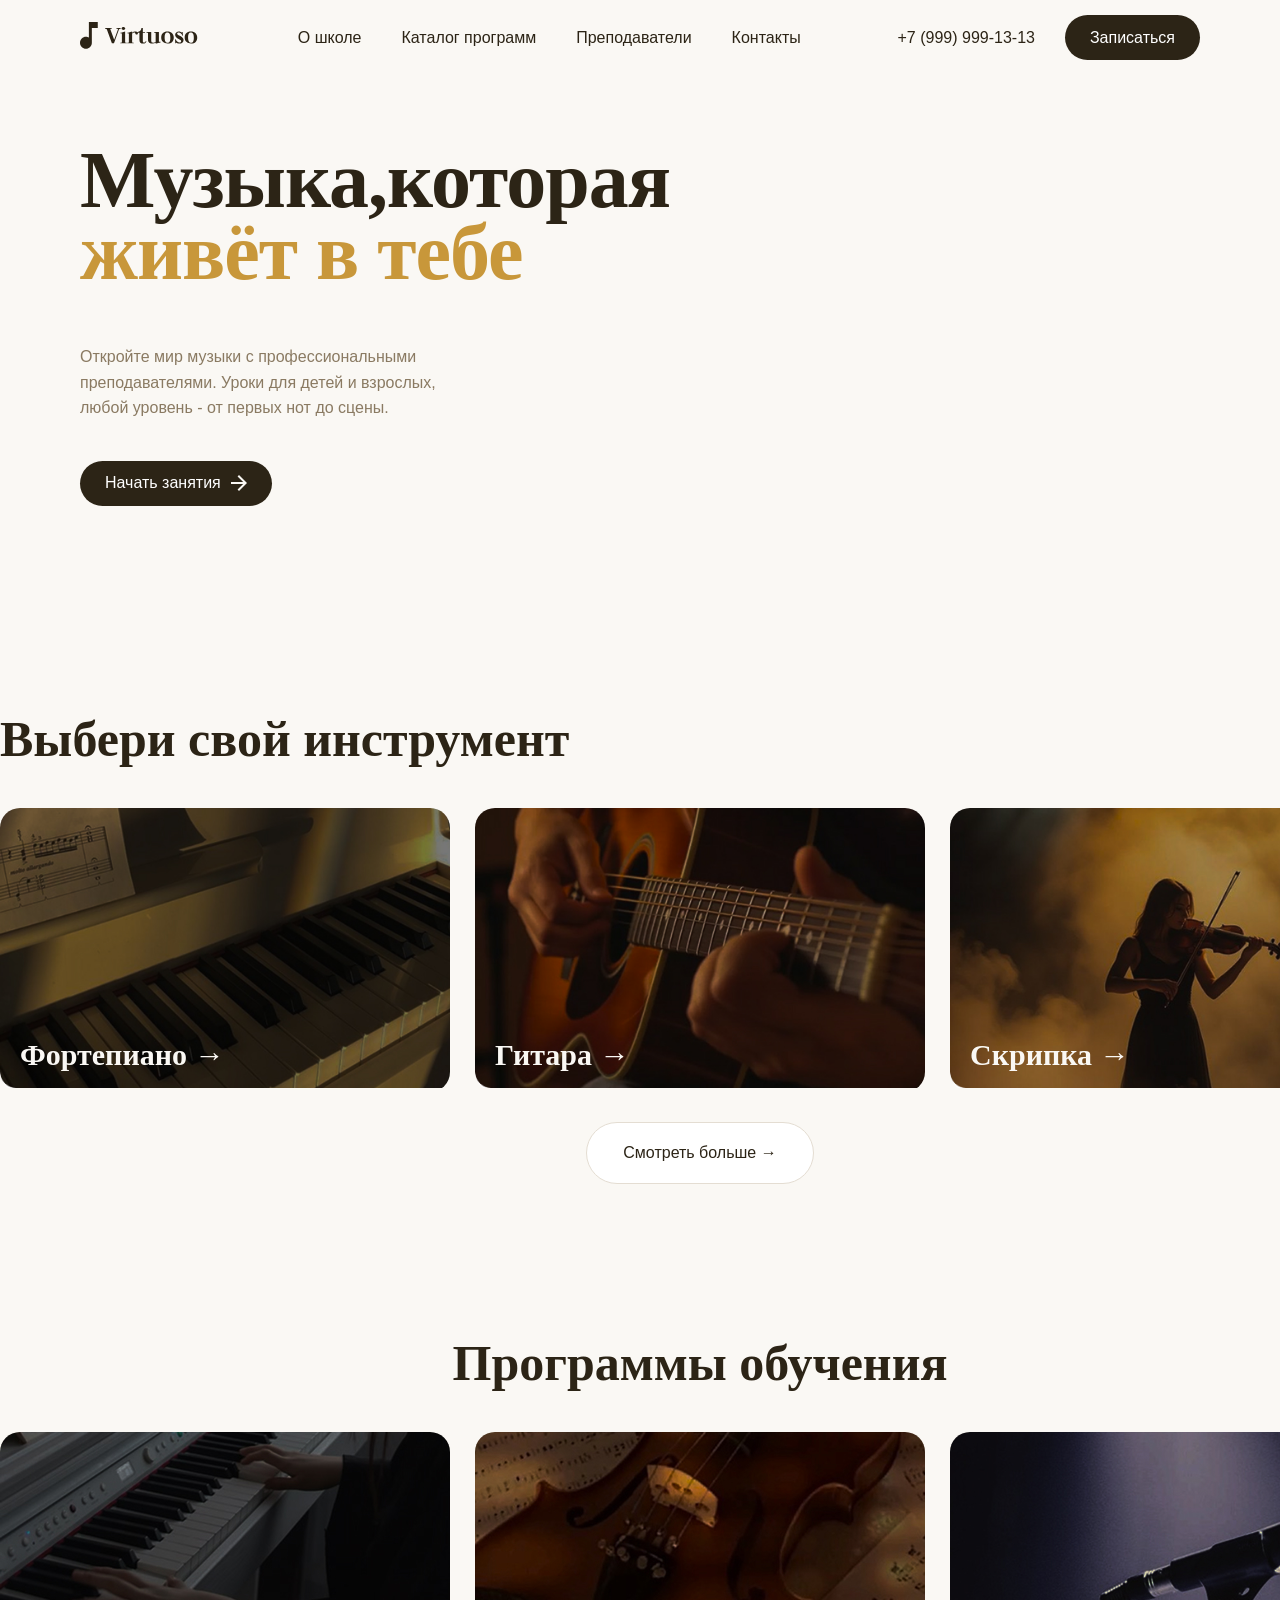
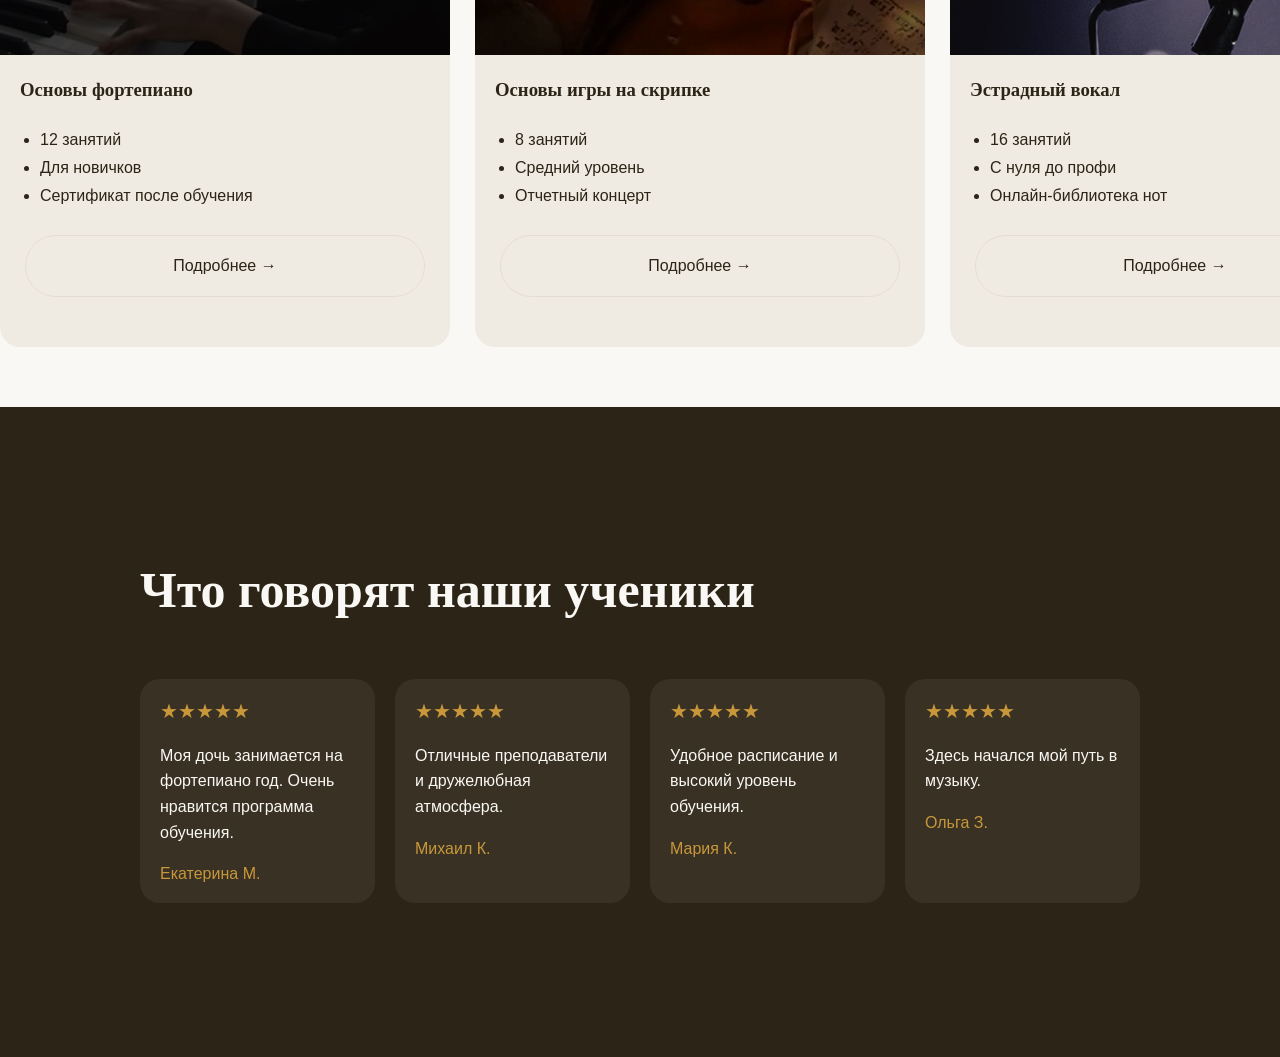
<file: index.html>
<!DOCTYPE html>
<html lang="ru">
<head>
    <meta charset="UTF-8">
    <meta name="viewport" content="width=device-width, initial-scale=1.0">
    <title>Virtuoso</title>
    <link rel="stylesheet" href="style.css">
</head>
<body>
    <!-- Хедер -->
    <header class="header">
    <div class="logo">
        <img src="images/logo.svg" alt="Virtuoso">
    </div>
        <nav class="nav">
            <a href="about.html">О школе</a>
            <a href="catalog.html">Каталог программ</a>
            <a href="#teachers">Преподаватели</a>
            <a href="#contacts">Контакты</a>
        </nav>
        <div class="header-right">
            <span class="phone">
                +7 (999) 999-13-13
            </span>
            <button class="btn-dark">
                Записаться
            </button>
        </div>
    </header>
    <!-- Первый экран -->
    <section class="hero">
        <div class="hero-content">
        <h1>
            Музыка,которая
            <br><span>живёт</span>
            <span>в тебе</span><br>
        </h1>
            <p>
                <br>Откройте мир музыки с профессиональными<br>
                преподавателями. Уроки для детей и взрослых,<br>
                любой уровень - от первых нот до сцены.<br>
            </p>
        <button class="btn-dark">
            Начать занятия
            <img src="images/arrow.svg" alt="">
        </button>
        </div>
    </section>
    <!-- Блок Инструменты -->
    <section class="section">
        <h2>Выбери свой инструмент</h2>
        <div class="cards">
            <div class="instrument-card">
                <img src="images/instruments/piano.jpg" alt="Пианино">
                <div class="card-title">
                    Фортепиано →
                </div>
            </div>
            <div class="instrument-card">
                <img src="images/instruments/guitar.jpg" alt="Гитара">
                <div class="card-title">
                    Гитара →
                </div>
            </div>
            <div class="instrument-card">
                <img src="images/instruments/violin.jpg" alt="Скрипка">
                <div class="card-title">
                    Скрипка →
                </div>
            </div>
        </div>
        <button class="btn-light">
            Смотреть больше →
        </button>
    </section>
    <!-- Блок Программ -->
    <section class="section">
        <h2 class="center">
            Программы обучения
        </h2>
        <div class="courses">
            <div class="course-card">
                <img src="images/course/course-piano.jpg">
                <div class="course-content">
                    <h3>Основы фортепиано</h3>
                    <ul>
                        <li>12 занятий</li>
                        <li>Для новичков</li>
                        <li>Сертификат после обучения</li>
                    </ul>
                    <button class="btn-light">
                        Подробнее →
                    </button>
                </div>
            </div>
            <div class="course-card">
                <img src="images/course/course-violin.jpg">
                <div class="course-content">
                    <h3>Основы игры на скрипке</h3>
                    <ul>
                        <li>8 занятий</li>
                        <li>Средний уровень</li>
                        <li>Отчетный концерт</li>
                    </ul>
                    <button class="btn-light">
                        Подробнее →
                    </button>
                </div>
            </div>
            <div class="course-card">
                <img src="images/course/vocal.jpg">
                <div class="course-content">
                    <h3>Эстрадный вокал</h3>
                    <ul>
                        <li>16 занятий</li>
                        <li>С нуля до профи</li>
                        <li>Онлайн-библиотека нот</li>
                    </ul>
                    <button class="btn-light">
                        Подробнее →
                    </button>
                </div>
            </div>
        </div>
    </section>
    <!-- БлокОтзывы -->
    <section class="reviews">
        <div class="container">
            <h2>
                Что говорят наши ученики
            </h2>
            <div class="reviews-grid">
                <div class="review-card">
                    <div class="stars">
                        ★★★★★
                    </div>
                    <p>
                        Моя дочь занимается на фортепиано год.
                        Очень нравится программа обучения.
                    </p>
                    <span>Екатерина М.</span>
                </div>
                <div class="review-card">
                    <div class="stars">
                        ★★★★★
                    </div>
                    <p>
                        Отличные преподаватели и дружелюбная атмосфера.
                    </p>
                    <span>Михаил К.</span>
                </div>
                <div class="review-card">
                    <div class="stars">
                        ★★★★★
                    </div>
                    <p>
                        Удобное расписание и высокий уровень обучения.
                    </p>
                    <span>Мария К.</span>
                </div>
                <div class="review-card">
                    <div class="stars">
                        ★★★★★
                    </div>
                    <p>
                        Здесь начался мой путь в музыку.
                    </p>
                    <span>Ольга З.</span>
                </div>
            </div>
        </div>
    </section>
</body>
</html>
</file>
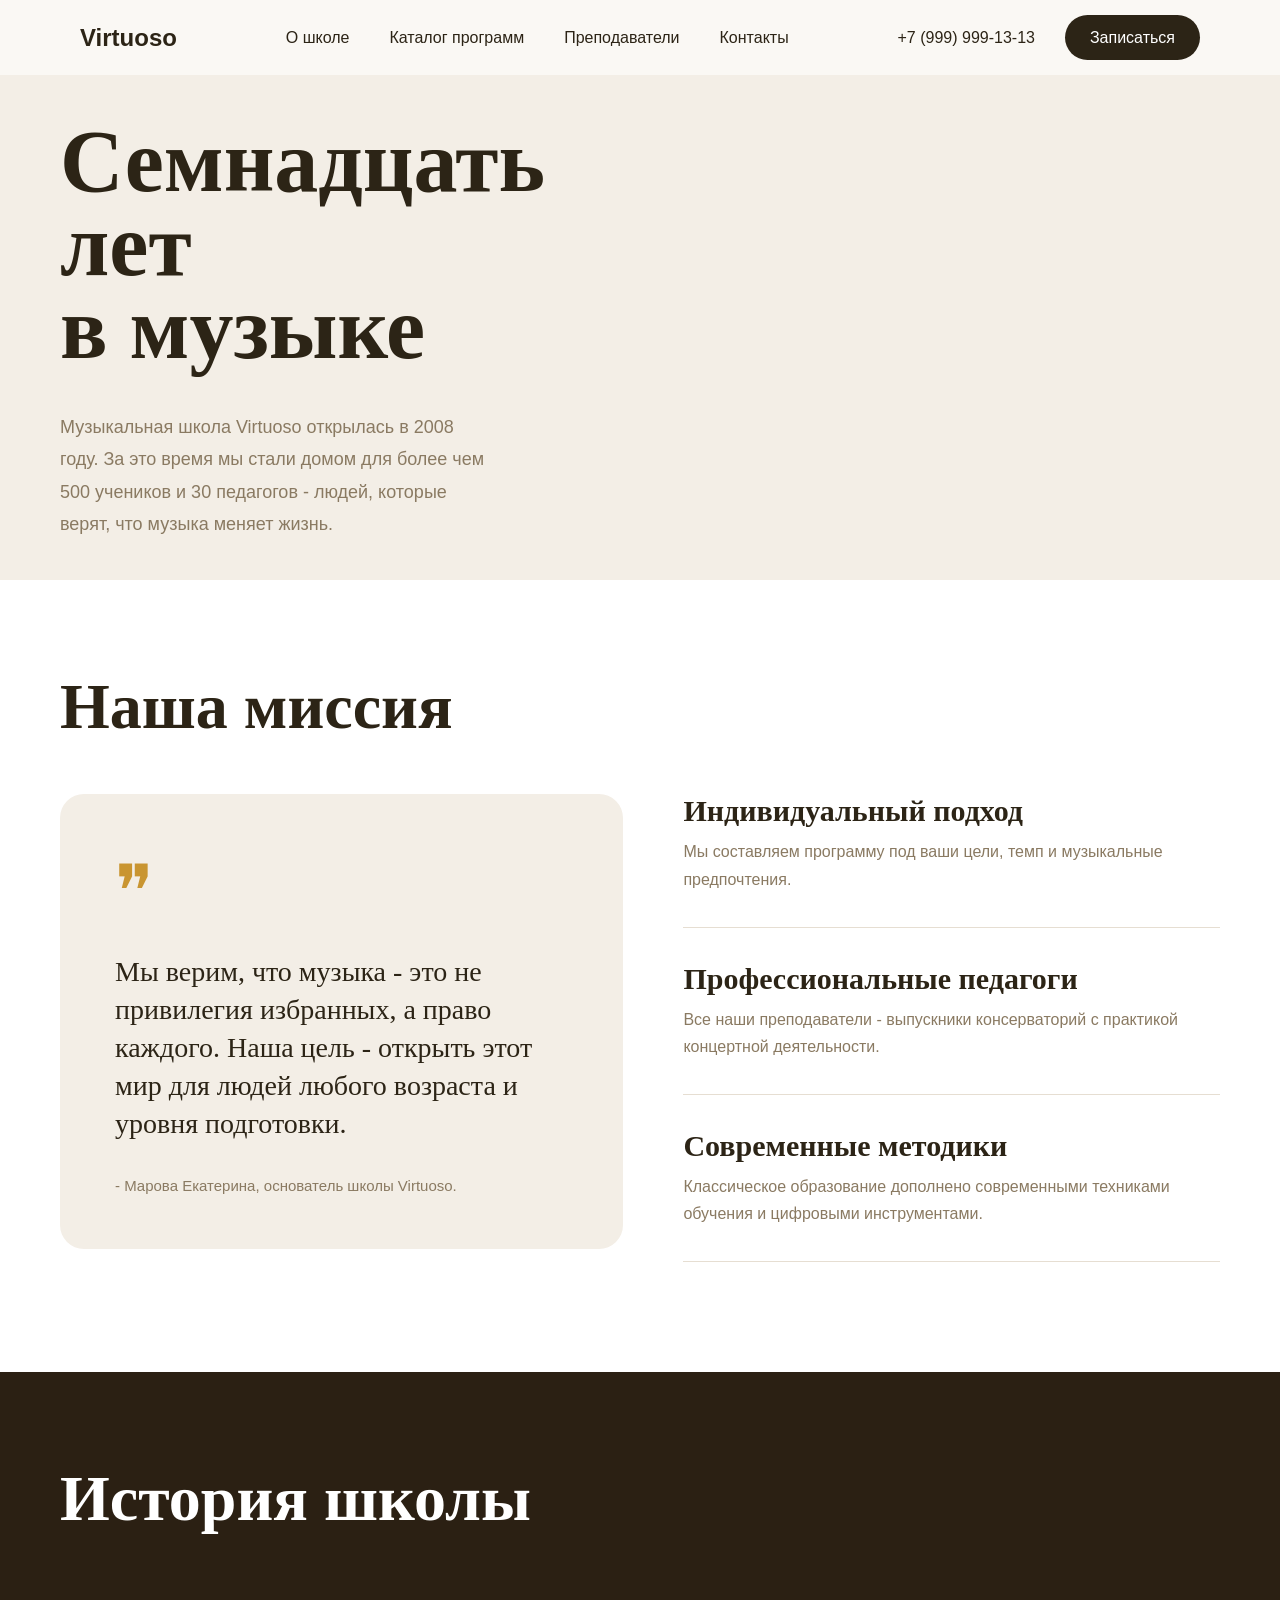
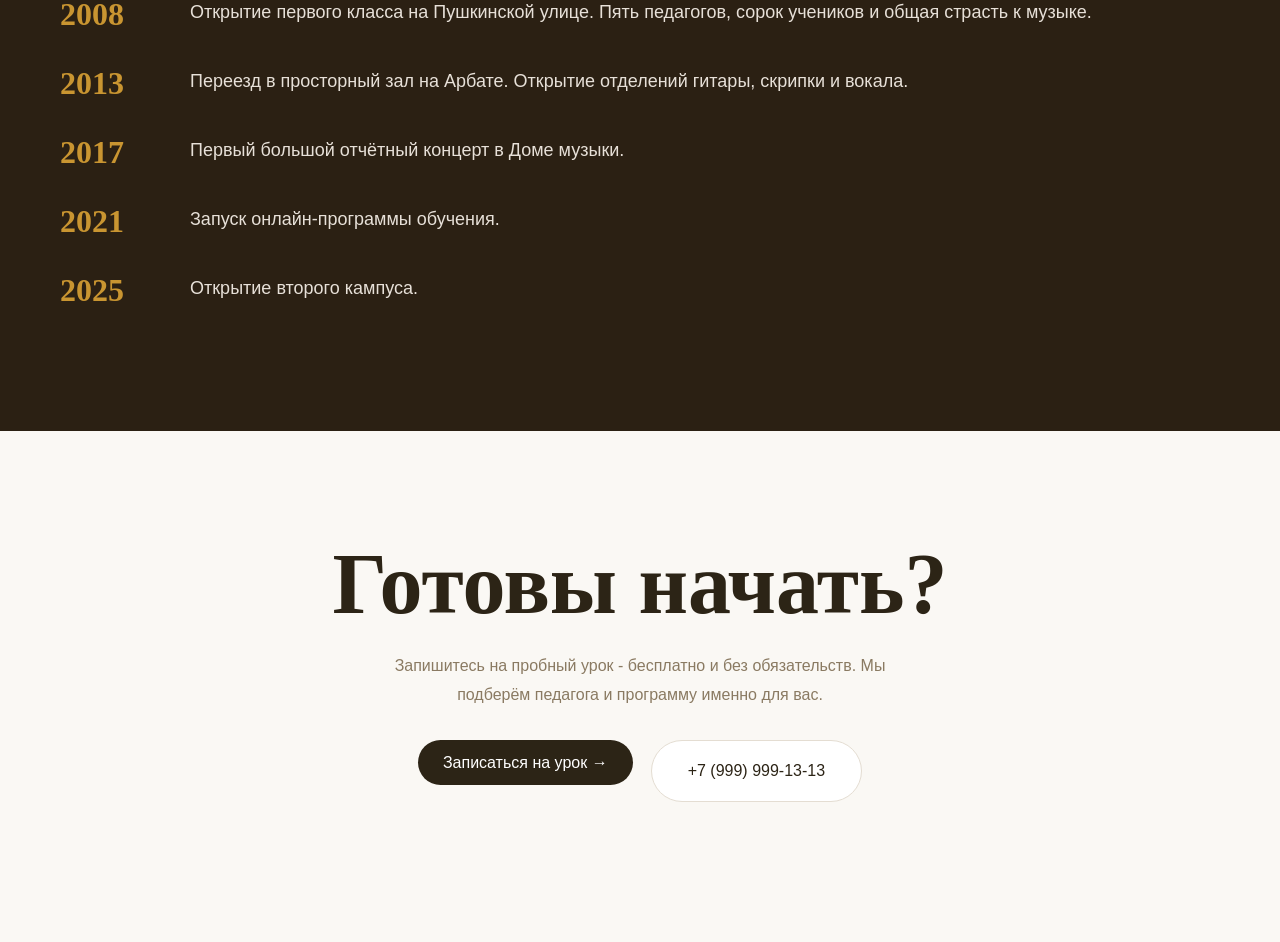
<file: about.html>
<!DOCTYPE html>
<html lang="ru">
<head>
    <meta charset="UTF-8">
    <meta name="viewport" content="width=device-width, initial-scale=1.0">
    <title>О школе | Virtuoso</title>
    <link rel="stylesheet" href="style.css"> 
</head>
<body>

    <!-- Header -->
    <header class="header">
        <div class="logo">
            <span style="font-weight:bold; font-size: 24px;">Virtuoso</span>
        </div>

        <nav class="nav">
            <a href="#">О школе</a>
            <a href="#">Каталог программ</a>
            <a href="#">Преподаватели</a>
            <a href="#">Контакты</a>
        </nav>

        <div class="header-right">
            <span class="phone">+7 (999) 999-13-13</span>
            <button class="btn-dark">Записаться</button>
        </div>
    </header>

    <!-- 1. Блок: Семнадцать лет в музыке -->
    <section class="section-hero">
        <div class="container">
            <h1>Семнадцать лет<br>в музыке</h1>
            <p>
                Музыкальная школа Virtuoso открылась в 2008 году. 
                За это время мы стали домом для более чем 500 учеников 
                и 30 педагогов - людей, которые верят, что музыка меняет жизнь.
            </p>
        </div>
    </section>

    <!-- 2. Блок: Наша миссия -->
    <section class="section-mission">
        <div class="container">
            <h2>Наша миссия</h2>
            
            <div class="mission-grid">
                
                <!-- Левая колонка: Цитата в бежевой карточке -->
                <div class="quote-card">
                    <div class="quote-mark">❞</div>
                    <p>
                        Мы верим, что музыка - это не привилегия избранных, 
                        а право каждого. Наша цель - открыть этот мир для людей 
                        любого возраста и уровня подготовки.
                    </p>
                    <span>
                        - Марова Екатерина, основатель школы Virtuoso.
                    </span>
                </div>

                <!-- Правая колонка: Список преимуществ -->
                <div class="advantages-list">
                    <div class="advantage-item">
                        <h3>Индивидуальный подход</h3>
                        <p>
                            Мы составляем программу под ваши цели, 
                            темп и музыкальные предпочтения.
                        </p>
                    </div>

                    <div class="advantage-item">
                        <h3>Профессиональные педагоги</h3>
                        <p>
                            Все наши преподаватели - выпускники консерваторий 
                            с практикой концертной деятельности.
                        </p>
                    </div>

                    <div class="advantage-item">
                        <h3>Современные методики</h3>
                        <p>
                            Классическое образование дополнено современными 
                            техниками обучения и цифровыми инструментами.
                        </p>
                    </div>
                </div>
            </div>
        </div>
    </section>

    <!-- 3. Блок: История школы -->
    <section class="section-history">
        <div class="container">
            <h2>История школы</h2>
            
            <div class="timeline-container">
                <div class="timeline-item">
                    <span class="timeline-year">2008</span>
                    <p class="timeline-text">
                        Открытие первого класса на Пушкинской улице. 
                        Пять педагогов, сорок учеников и общая страсть к музыке.
                    </p>
                </div>

                <div class="timeline-item">
                    <span class="timeline-year">2013</span>
                    <p class="timeline-text">
                        Переезд в просторный зал на Арбате. 
                        Открытие отделений гитары, скрипки и вокала.
                    </p>
                </div>

                <div class="timeline-item">
                    <span class="timeline-year">2017</span>
                    <p class="timeline-text">
                        Первый большой отчётный концерт в Доме музыки.
                    </p>
                </div>

                <div class="timeline-item">
                    <span class="timeline-year">2021</span>
                    <p class="timeline-text">
                        Запуск онлайн-программы обучения.
                    </p>
                </div>

                <div class="timeline-item">
                    <span class="timeline-year">2025</span>
                    <p class="timeline-text">
                        Открытие второго кампуса.
                    </p>
                </div>
            </div>
        </div>
    </section>

    <!-- 4. Блок: CTA -->
    <section class="section-cta">
        <div class="container">
            <h2>Готовы начать?</h2>
            <p>
                Запишитесь на пробный урок - бесплатно и без обязательств. 
                Мы подберём педагога и программу именно для вас.
            </p>

            <div class="cta-buttons">
                <button class="btn-dark">
                    Записаться на урок →
                </button>
                <button class="btn-light">
                    +7 (999) 999-13-13
                </button>
            </div>
        </div>
    </section>

</body>
</html>
</file>
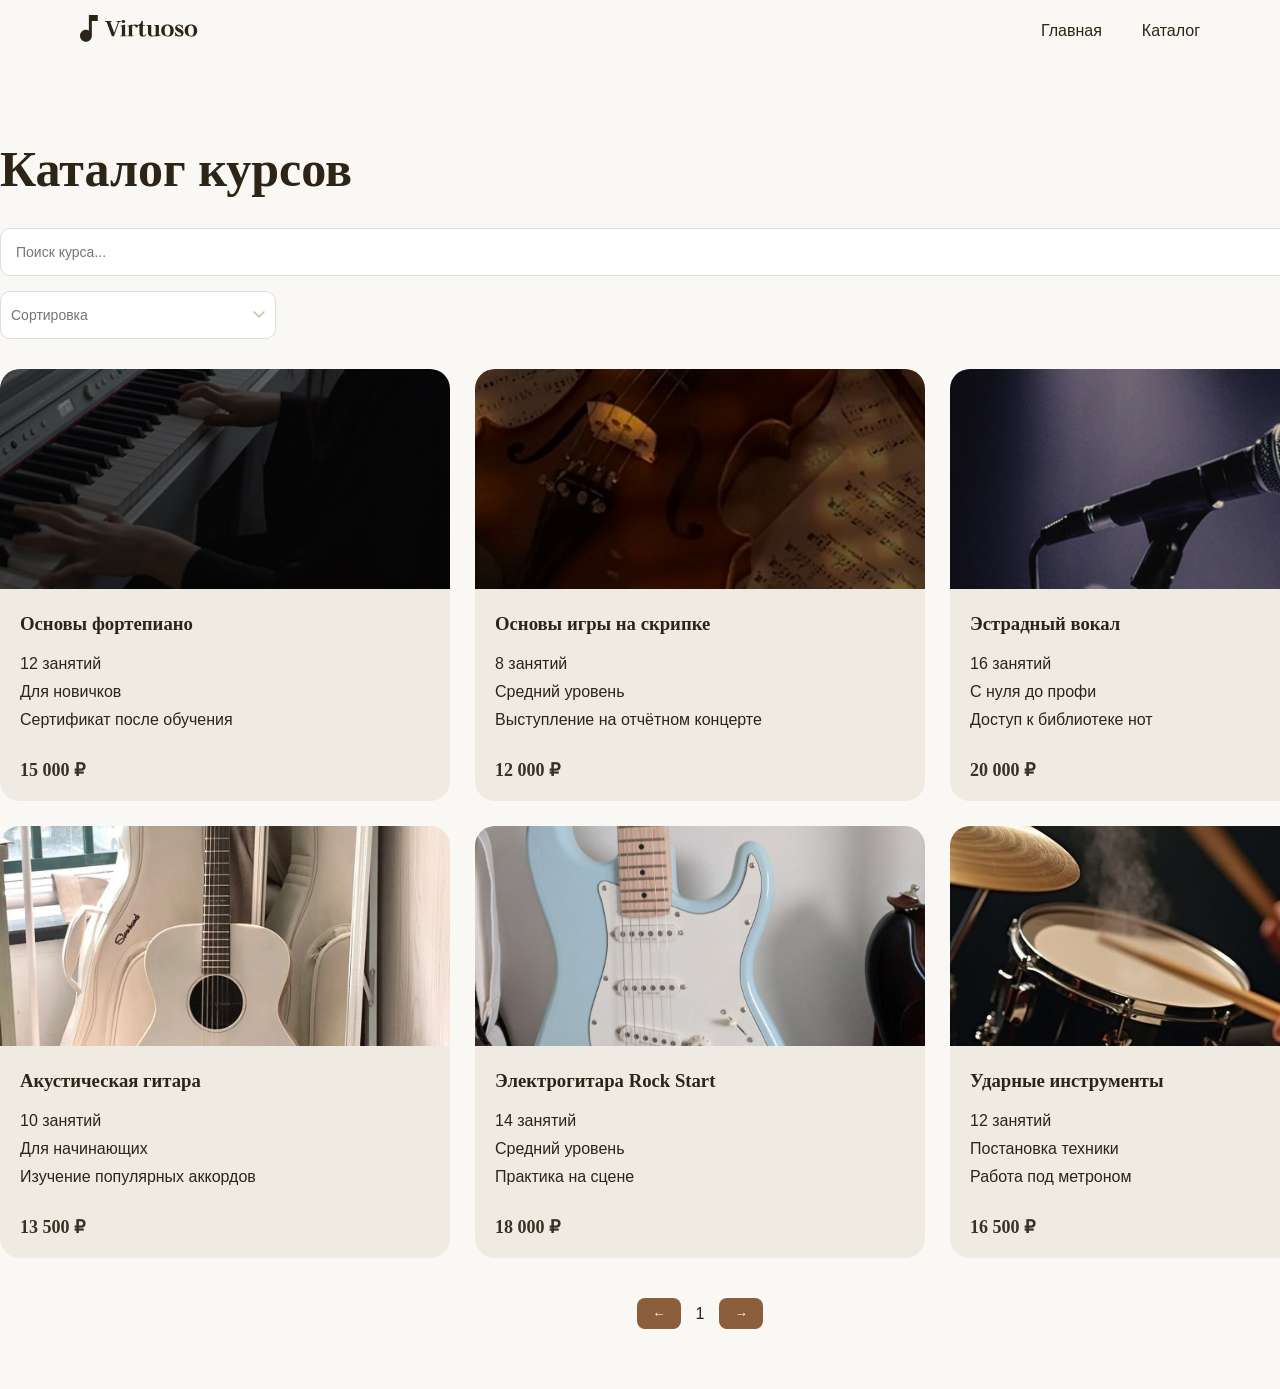
<file: catalog.html>
<!DOCTYPE html>
<html lang="ru">
<head>
    <meta charset="UTF-8">
    <meta name="viewport" content="width=device-width, initial-scale=1.0">
    <title>Каталог курсов</title>
    <link rel="stylesheet" href="style.css">
</head>
<body>

<header class="header">
    <div class="logo">
        <img src="images/logo.svg" alt="Virtuoso">
    </div>

    <nav class="nav">
        <a href="index.html">Главная</a>
        <a href="catalog.html">Каталог</a>
    </nav>
</header>

<section class="catalog">

    <h1>Каталог курсов</h1>

    <!-- Поиск -->
    <input
        type="text"
        class="search-input"
        placeholder="Поиск курса..."
    >

    <!-- Сортировка -->
    <select class="sort-select">
        <option>Сортировка</option>
        <option>По названию</option>
        <option>По количеству занятий</option>
    </select>

<div class="catalog-grid" id="catalogGrid">

    <!-- 1 -->
    <div class="catalog-card" data-title="Основы фортепиано" data-lessons="12">
        <img src="images/course/course-piano.jpg" alt="">
        <h3><a href="course.html">Основы фортепиано</a></h3>
        <p>12 занятий</p>
        <p>Для новичков</p>
        <p>Сертификат после обучения</p>
        <h2 class="price">15 000 ₽</h2>
    </div>

    <!-- 2 -->
    <div class="catalog-card" data-title="Основы игры на скрипке" data-lessons="8">
        <img src="images/course/course-violin.jpg" alt="">
        <h3>Основы игры на скрипке</h3>
        <p>8 занятий</p>
        <p>Средний уровень</p>
        <p>Выступление на отчётном концерте</p>
        <h2 class="price">12 000 ₽</h2>
    </div>

    <!-- 3 -->
    <div class="catalog-card" data-title="Эстрадный Вокал" data-lessons="16">
        <img src="images/course/vocal.jpg" alt="">
        <h3>Эстрадный вокал</h3>
        <p>16 занятий</p>
        <p>С нуля до профи</p>
        <p>Доступ к библиотеке нот</p>
        <h2 class="price">20 000 ₽</h2>
    </div>

    <!-- 4 -->
    <div class="catalog-card" data-title="Акустическая гитара" data-lessons="10">
        <img src="images/course/course-acoustic-guitar.jpg" alt="">
        <h3>Акустическая гитара</h3>
        <p>10 занятий</p>
        <p>Для начинающих</p>
        <p>Изучение популярных аккордов</p>
        <h2 class="price">13 500 ₽</h2>
    </div>

    <!-- 5 -->
    <div class="catalog-card" data-title="Электрогитара" data-lessons="14">
        <img src="images/course/course-electric-guitar.jpg" alt="">
        <h3>Электрогитара Rock Start</h3>
        <p>14 занятий</p>
        <p>Средний уровень</p>
        <p>Практика на сцене</p>
        <h2 class="price">18 000 ₽</h2>
    </div>

    <!-- 6 -->
    <div class="catalog-card" data-title="Ударные инструменты" data-lessons="12">
        <img src="images/course/course-drums.jpg" alt="">
        <h3>Ударные инструменты</h3>
        <p>12 занятий</p>
        <p>Постановка техники</p>
        <p>Работа под метроном</p>
        <h2 class="price">16 500 ₽</h2>
    </div>

    <!-- 7 -->
    <div class="catalog-card" data-title="Саксофон" data-lessons="10">
        <img src="images/course/course-saxophone.jpg" alt="">
        <h3>Саксофон для начинающих</h3>
        <p>10 занятий</p>
        <p>Базовые техники дыхания</p>
        <p>Подготовка концертного номера</p>
        <h2 class="price">17 000 ₽</h2>
    </div>

    <!-- 8 -->
    <div class="catalog-card" data-title="Игра на флейте" data-lessons="8">
        <img src="images/course/course-flute.jpg" alt="">
        <h3>Игра на флейте</h3>
        <p>8 занятий</p>
        <p>Основы музыкальной грамоты</p>
        <p>Индивидуальный подход</p>
        <h2 class="price">11 000 ₽</h2>
    </div>

    <!-- 9 -->
    <div class="catalog-card" data-title="Виолончель" data-lessons="12">
        <img src="images/course/course-cello.jpg" alt="">
        <h3>Виолончель с нуля</h3>
        <p>12 занятий</p>
        <p>Для детей и взрослых</p>
        <p>Концерт по итогам курса</p>
        <h2 class="price">19 000 ₽</h2>
    </div>

    <!-- 10 -->
    <div class="catalog-card" data-title="Музыкальная грамота" data-lessons="6">
        <img src="images/course/course-musical-literacy.jpg" alt="">
        <h3>Музыкальная грамота</h3>
        <p>6 занятий</p>
        <p>Изучение нот и ритма</p>
        <p>Подходит всем направлениям</p>
        <h2 class="price">8 000 ₽</h2>
    </div>

    <!-- 11 -->
    <div class="catalog-card" data-title="Основы композиции" data-lessons="15">
        <img src="images/course/course-basics-of-composition.jpg" alt="">
        <h3>Основы композиции</h3>
        <p>15 занятий</p>
        <p>Создание собственных произведений</p>
        <p>Работа в музыкальных редакторах</p>
        <h2 class="price">22 000 ₽</h2>
    </div>

    <!-- 12 -->
    <div class="catalog-card" data-title="DJ" data-lessons="10">
        <img src="images/course/course-DJ-and-electronic-music.jpg" alt="">
        <h3>DJ и электронная музыка</h3>
        <p>10 занятий</p>
        <p>Практика сведения треков</p>
        <p>Финальный мини-сет</p>
        <h2 class="price">21 000 ₽</h2>
    </div>

</div>

<div class="pagination">
    <button id="prevPage">←</button>
    <span id="pageNumber">1</span>
    <button id="nextPage">→</button>
</div>

</section>

<script src="catalog.js"></script>
</body>
</html>
</file>
<file: style.css>
*{
    margin:0;
    padding:0;
    box-sizing:border-box;
}

/* Общие стили */
body{
    font-family: Arial, sans-serif;
    background:#FAF8F4;
    color:#2C2416;
}

/* img{
    width:100%;
    display:block;
} */

a{
    text-decoration:none;
    color:#2C2416;
}

.container{
    width:1920px;
    margin: auto;
}



/* Шапка */
.header{
    position:fixed;
    top:0;
    left:0;
    width:100%;
    display:flex;
    justify-content:space-between;
    align-items:center;
    padding:15px 80px;
    background:#FAF8F4;
    z-index:1000;
}

.nav{
    display:flex;
    gap:40px;
}

.header-right{
    display:flex;
    align-items:center;
    gap:30px;
}

.btn-dark{
    display:flex;
    align-items:center;
    gap:10px;
    background:#2f241c;
    color:#FAF8F4;
    border:none;
    border-radius:40px;
    padding:15px 30px;
    cursor:pointer;
}

.btn-dark img{
    width:16px;
    height:16px;
}

.btn-light{
    background:#FAF8F4;
    border:1px solid #E8E7E3;
    border-radius:40px;
    padding:15px 30px;
    cursor:pointer;
}



/* Первый экран */

.hero{
    min-height:650px;
    display:flex;
    align-items:center;
    padding-left:80px;
}

.hero-content{
    max-width:700px;
}

.hero h1{
    font-family: Georgia, serif;
    font-size:80px;
    font: weight 700px;;
    line-height:0.9;
    letter-spacing:-1px;
}

.hero span{
    color:#C8973A;
}

.hero p{
    margin-top:30px;
    width:450px;
    line-height:1.6;
    color:#8A7A62;
}

.hero button{
    margin-top:40px;
}


/* Общие секции */
.section{
    width:1400px;
    margin:auto;
    padding:60px 0;
}

.section h2{
    font-size:50px;
    margin-bottom:40px;
    font-family: Georgia, serif;
}

.center{
    text-align:center;
}



/* Карточки инструментов */

.cards{
    display:flex;
    gap:25px;
}

.instrument-card{
    position:relative;
    overflow:hidden;
    border-radius:20px;
    flex:1;
}

.instrument-card img{
    height:280px;
    object-fit:cover;
}

.card-title{
    position:absolute;
    bottom:20px;
    left:20px;
    color:#FAF8F4;
    font-size:30px;
    font-weight:bold;
    font-family: Georgia, serif;
}

.section .btn-light{
    display:block;
    margin:30px auto;
}

/* Курсы */

.courses{
    display:flex;
    gap:25px;
}

.course-card{
    flex:2;
    background:#F0EBE2;
    border-radius:20px;
    overflow:hidden;
}

.course-card img{
    height:223px;
    object-fit:cover;
}

.course-content{
    padding:20px;
}

.course-content h3{
    margin-bottom:30px;
    font-family: Georgia, serif;
}

.course-content ul{
    margin-left:20px;
    margin-bottom:20px;
}

.course-content li{
    margin-bottom:10px;
}

.course-content button {
    stroke: #E8E7E3;
    background-color: #F0EBE2;
    width: 400px;
}



/* Отзывы */

.reviews{
    background:#2C2416;
    min-height:650px;
    display:flex;
    align-items:center;
    padding-left: 80px;
    padding-right: 80px;
}

.reviews h2{
    color:#FAF8F4;
    margin-bottom:60px;
    font-size:50px;
    font-family: Georgia, serif;
}

.reviews-grid{
    display:flex;
    gap:20px;
}

.review-card{
    flex:1;
    background:#383124;
    border-radius:20px;
    padding:20px;
}

.review-card p{
    color:#FAF8F4;
    margin:20px 0;
    line-height:1.6;
}

.review-card span{
    color:#C8973A;
}

.stars{
    color:#C8973A;
    font-size:20px;
}



/* Каталог */

.catalog{
    width:1400px;
    margin:auto;
    padding:140px 0 60px;
}

.catalog h1{
    font-size:50px;
    margin-bottom:30px;
    font-family:Georgia, serif;
}

.search-input{
    width:100%;
    padding:15px;
    border:1px solid #ddd;
    border-radius:10px;
    margin-bottom:15px;

    font-size: 14px;
}

.sort-select{
    width: 276px;
    appearance:none;
    -webkit-appearance:none;
    -moz-appearance:none;

    padding:15px 40px 15px 10px;

    background:#fff url("images/arrow-down.svg") no-repeat right 10px center;
    background-size:12px;

    border:1px solid #ddd;
    border-radius:10px;

    font-size:14px;
    color:#757575;

    margin-bottom:30px;

    cursor:pointer;
}

.catalog-grid{
    display:grid;
    grid-template-columns:repeat(3, 1fr);
    gap:25px;
}

.catalog-card{
    flex:1;
    background:#F0EBE2;
    border-radius:20px;
    overflow:hidden;
}

.catalog-card img{
    width:100%;
    height:220px;
    object-fit:cover;
}

.catalog-card h3{
    padding:20px 20px 20px;
}

.catalog-card h2{
    padding:20px 20px 20px;
    color: #383124;
    font-size: 18px;
}

.catalog-card p{
    padding:0 20px 10px;
}

.catalog-controls{
    display:flex;
    gap:15px;
    margin-bottom:30px;
}

.catalog-controls input,
.catalog-controls select{
    padding:10px;
    border:1px solid #ccc;
    border-radius:8px;
}

.pagination{
    display:flex;
    justify-content:center;
    align-items:center;
    gap:15px;
    margin-top:40px;
}

.pagination button{
    padding:8px 15px;
    border:none;
    border-radius:8px;
    background:#8b5e3c;
    color:white;
    cursor:pointer;
}

.pagination button:hover{
    opacity:0.9;
}



/* Страница курса */

.course-page{
    padding-top:80px;
}

.course-page h1{
    font-size:60px;
    font-family:Georgia, serif;
    margin-bottom:40px;
}

.course-top{
    display:flex;
    gap:40px;
    margin-bottom:40px;
}

.course-main-image{
    flex:1;
}

.course-main-image img{
    width:100%;
    height:500px;
    object-fit:cover;
    border-radius:20px;
}

.course-info{
    flex:1;
    background:#F0EBE2;
    border-radius:20px;
    padding:40px;
}

.course-info h2{
    font-family:Georgia, serif;
    margin-bottom:20px;
}

.course-info p{
    color:#8A7A62;
    line-height:1.6;
    margin-bottom:30px;
}

.course-characteristics h3{
    margin-bottom:15px;
}

.course-characteristics ul{
    margin-left:20px;
}

.course-characteristics li{
    margin-bottom:12px;
}

.course-gallery{
    display:flex;
    gap:20px;
    margin-top:30px;
}

.course-gallery img{
    width:calc(25% - 15px);
    height:180px;
    object-fit:cover;
    border-radius:20px;
}

.modal{
    display: none;
    position: fixed;
    inset: 0;
    background: #FAF8F4;
    justify-content: center;
    align-items: center;
    z-index:9999;
}

.modal img{
    max-width: 90%;
    max-height: 90%;
}

.close{
    position: absolute;
    top: 20px;
    right: 35px;
    color:#E8E7E3;
    font-size: 40px;
    cursor: pointer;
}

.review-form{
    width: 100%;
    max-width: 700px;
    margin: 40px auto;
    padding: 30px;
    background: #FAF8F4;
    border-radius: 15px;
    box-shadow: 0 5px 15px rgba(0,0,0,.1);
}

.review-form h3{
    text-align: center;
    margin-bottom: 20px;
    color: #333;
}

.review-form input,
.review-form textarea{
    width: 100%;
    padding: 14px 18px;
    margin-bottom: 15px;
    border: 1px solid #ddd;
    border-radius: 10px;
    font-size: 16px;
    font-family: inherit;
    transition: .3s;
    box-sizing: border-box;
}

.review-form input:focus,
.review-form textarea:focus{
    outline: none;
    border-color: #8A7A62;
    box-shadow: 0 0 8px rgba(108,99,255,.2);
}

.review-form textarea{
    min-height: 130px;
    resize: vertical;
}

.review-form button{
    width: 100%;
    padding: 14px;
    border: none;
    border-radius: 10px;
    background: #2C2416;
    color: #FAF8F4;
    font-size: 16px;
    font-weight: 600;
    cursor: pointer;
    transition: .3s;
}

.review-form button:hover{
    background: #C8973A;
}

/* Стили для страницы "О школе" */

* {
    margin: 0;
    padding: 0;
    box-sizing: border-box;
}

body {
    font-family: Inter, Arial, sans-serif;
    background: #FAF8F4;
    color: #2C2416;
}

.container {
    max-width: 1280px;
    margin: 0 auto;
    padding: 0 60px;
}

h1,
h2,
h3 {
    font-family: Georgia, serif;
    font-weight: 700;
}

/* HERO*/

.section-hero {
    background: #F3EEE6;
    width: 100%;
    padding: 120px 0 40px;
}

.section-hero .container {
    max-width: 1280px;
}

.section-hero h1 {
    font-size: 88px;
    line-height: 0.95;
    max-width: 600px;
    margin-bottom: 40px;
}

.section-hero p {
    max-width: 430px;
    font-size: 18px;
    line-height: 1.8;
    color: #8A7A62;
}

/* МИССИЯ */

.section-mission {
    background: white;
    padding: 90px 0 110px;
}

.section-mission h2 {
    font-size: 64px;
    margin-bottom: 50px;
}

.mission-grid {
    display: grid;
    grid-template-columns: 1.05fr 1fr;
    gap: 60px;
    align-items: start;
}

/* Карточка */

.quote-card {
    background: #F3EEE6;
    border-radius: 24px;
    padding: 55px;
    min-height: 200px;

    display: flex;
    flex-direction: column;
    justify-content: center;
}

.quote-mark {
    font-size: 72px;
    color: #C99531;
    margin-bottom: 20px;
}

.quote-card p {
    font-family: Georgia, serif;
    font-size: 28px;
    line-height: 1.35;
    color: #2C2416;
}

.quote-card span {
    margin-top: 35px;
    color: #8A7A62;
    font-size: 15px;
}

/* Преимущества */

.advantages-list {
    display: flex;
    flex-direction: column;
}

.advantage-item {
    padding: 0 0 34px;
    margin-bottom: 34px;
    border-bottom: 1px solid #E6DED2;
}

.advantage-item:last-child {
    margin-bottom: 0;
}

.advantage-item h3 {
    font-size: 30px;
    margin-bottom: 10px;
}

.advantage-item p {
    color: #8A7A62;
    line-height: 1.7;
    font-size: 16px;
}

/* ИСТОРИЯ */

.section-history {
    background: #2B2013;
    padding: 90px 0;
}

.section-history h2 {
    color: white;
    font-size: 64px;
    margin-bottom: 60px;
}

.timeline-container {
    max-width: 100%;
}

.timeline-item {
    display: grid;
    grid-template-columns: 90px 1fr;
    gap: 40px;
    margin-bottom: 32px;
}

.timeline-year {
    color: #C99531;
    font-size: 32px;
    font-family: Georgia, serif;
    font-weight: 700;
}

.timeline-text {
    color: #E7E0D8;
    line-height: 1.8;
    font-size: 18px;
}

/* CTA */

.section-cta {
    background: #FAF8F4;
    padding: 110px 0 140px;
    text-align: center;
}

.section-cta h2 {
    font-size: 86px;
    line-height: 1;
    margin-bottom: 25px;
}

.section-cta p {
    max-width: 560px;
    margin: 0 auto 30px;
    color: #8A7A62;
    line-height: 1.8;
}

.cta-buttons {
    display: flex;
    justify-content: center;
    gap: 18px;
}

.btn-dark {
    height: 45px;
    padding: 0 25px;
    border-radius: 999px;
    border: none;
    background: #2C2416;
    color: white;
    font-size: 16px;
    cursor: pointer;
}

.btn-light {
    height: 62px;
    padding: 0 36px;
    border-radius: 999px;
    border: 1px solid #E4DDD2;
    background: white;
    color: #2C2416;
    font-size: 16px;
    cursor: pointer;
}
</file>
